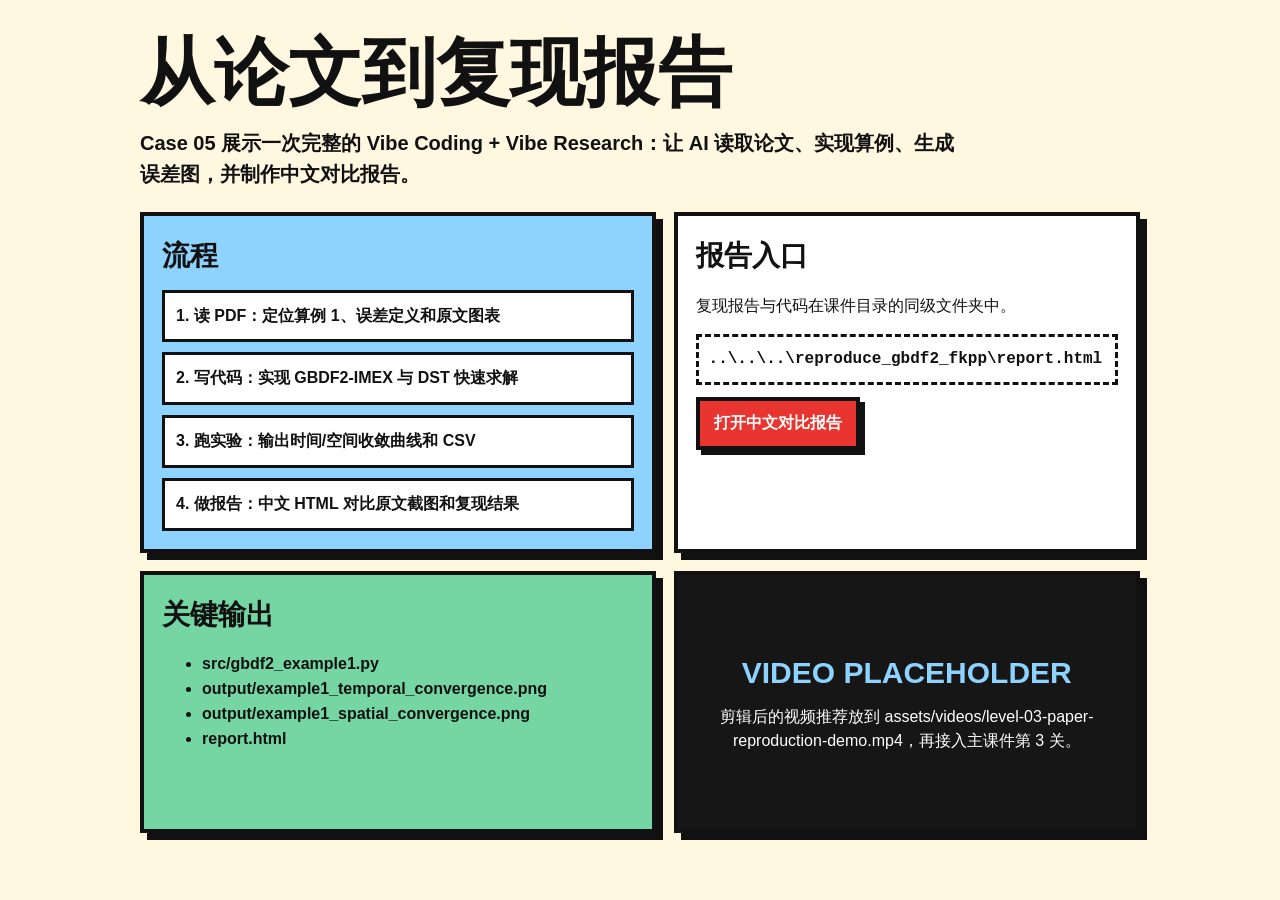
<file: case_pack/05_report_tool/index.html>
<!doctype html>
<html lang="zh-CN">
<head>
  <meta charset="utf-8">
  <meta name="viewport" content="width=device-width, initial-scale=1">
  <title>Case 05 - 从论文到复现报告</title>
  <style>
    :root{--ink:#111;--paper:#fff7df;--red:#e8352f;--blue:#8ed3ff;--green:#75d6a3;--yellow:#ffd447}
    *{box-sizing:border-box}
    body{margin:0;background:var(--paper);font-family:Arial,"Microsoft YaHei",sans-serif;color:var(--ink);line-height:1.55}
    main{max-width:1040px;margin:0 auto;padding:38px 20px}
    h1{font-size:clamp(40px,7vw,74px);line-height:.95;margin:0 0 18px;font-weight:1000}
    .subtitle{font-size:20px;font-weight:900;max-width:820px}
    .grid{display:grid;grid-template-columns:1.05fr .95fr;gap:18px;margin-top:22px}
    .card{border:4px solid var(--ink);background:white;box-shadow:7px 7px 0 var(--ink);padding:18px}
    .card.blue{background:var(--blue)}.card.green{background:var(--green)}.card.yellow{background:var(--yellow)}
    h2{margin:0 0 10px;font-size:28px}.steps{display:grid;gap:10px;margin-top:12px}
    .step{border:3px solid var(--ink);background:white;padding:11px;font-weight:900}
    .path{display:block;border:3px dashed var(--ink);background:#fff;padding:10px;margin-top:10px;font-family:Consolas,"Courier New",monospace;font-weight:900;word-break:break-all}
    .btn{display:inline-flex;margin-top:12px;border:4px solid var(--ink);background:var(--red);color:white;text-decoration:none;box-shadow:5px 5px 0 var(--ink);padding:10px 14px;font-weight:1000}
    ul{font-weight:900}
    .video{aspect-ratio:16/9;background:#161616;color:white;display:grid;place-items:center;text-align:center;border:4px solid var(--ink);box-shadow:7px 7px 0 var(--ink);padding:20px}
    .video b{display:block;color:var(--blue);font-size:30px;margin-bottom:8px}
    @media(max-width:820px){.grid{grid-template-columns:1fr}}
  </style>
</head>
<body>
<main>
  <h1>从论文到复现报告</h1>
  <p class="subtitle">Case 05 展示一次完整的 Vibe Coding + Vibe Research：让 AI 读取论文、实现算例、生成误差图，并制作中文对比报告。</p>

  <div class="grid">
    <section class="card blue">
      <h2>流程</h2>
      <div class="steps">
        <div class="step">1. 读 PDF：定位算例 1、误差定义和原文图表</div>
        <div class="step">2. 写代码：实现 GBDF2-IMEX 与 DST 快速求解</div>
        <div class="step">3. 跑实验：输出时间/空间收敛曲线和 CSV</div>
        <div class="step">4. 做报告：中文 HTML 对比原文截图和复现结果</div>
      </div>
    </section>

    <section class="card">
      <h2>报告入口</h2>
      <p>复现报告与代码在课件目录的同级文件夹中。</p>
      <span class="path">..\..\..\reproduce_gbdf2_fkpp\report.html</span>
      <a class="btn" href="../../../reproduce_gbdf2_fkpp/report.html">打开中文对比报告</a>
    </section>

    <section class="card green">
      <h2>关键输出</h2>
      <ul>
        <li>src/gbdf2_example1.py</li>
        <li>output/example1_temporal_convergence.png</li>
        <li>output/example1_spatial_convergence.png</li>
        <li>report.html</li>
      </ul>
    </section>

    <section class="video">
      <div><b>VIDEO PLACEHOLDER</b><span>剪辑后的视频推荐放到 assets/videos/level-03-paper-reproduction-demo.mp4，再接入主课件第 3 关。</span></div>
    </section>
  </div>
</main>
</body>
</html>
</file>
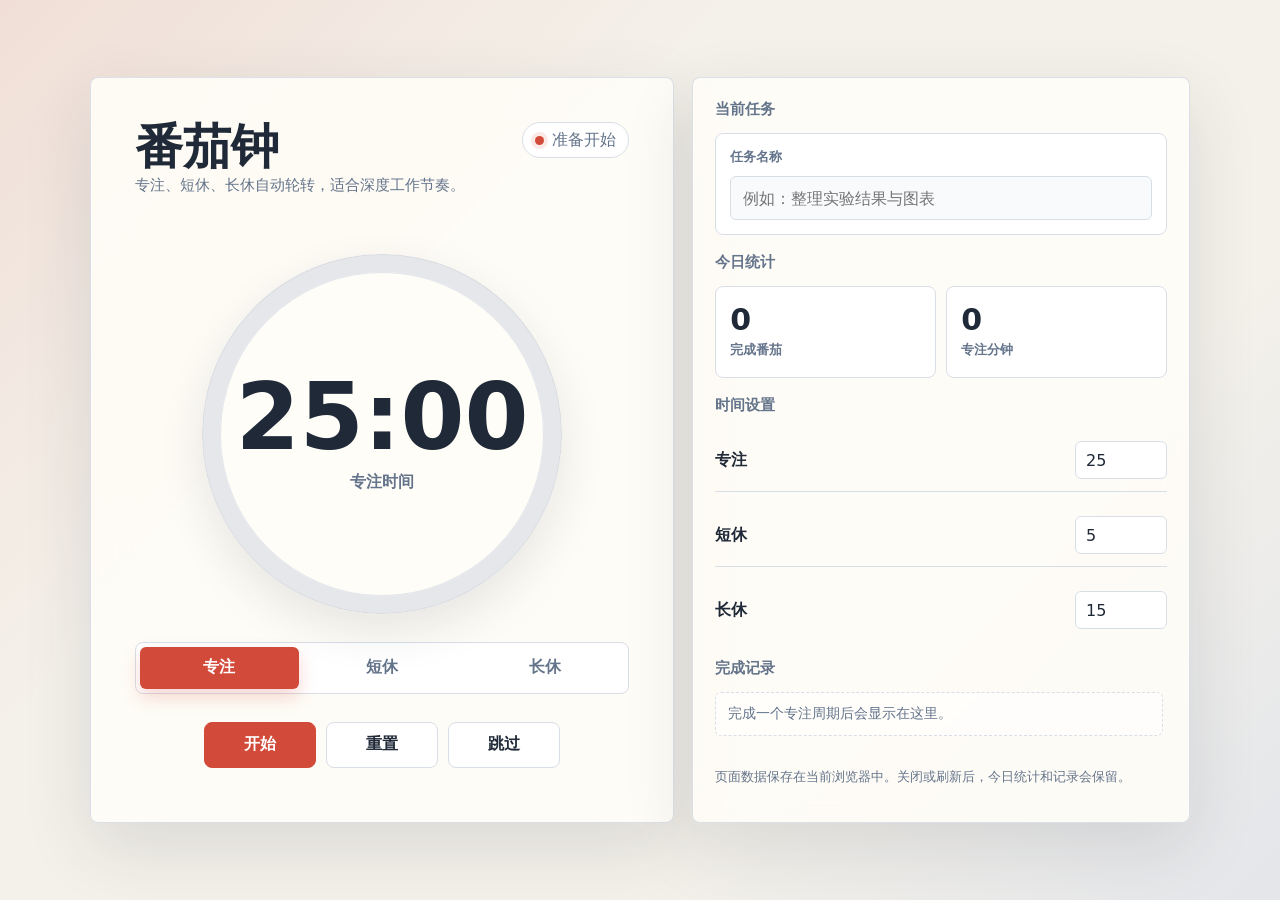
<file: assets/demo/demo_00/index.html>
<!doctype html>
<html lang="zh-CN">
<head>
  <meta charset="utf-8">
  <meta name="viewport" content="width=device-width, initial-scale=1">
  <title>番茄钟</title>
  <style>
    :root {
      --bg: #f4f1ea;
      --panel: #fffdf8;
      --panel-strong: #f8fafc;
      --text: #1f2937;
      --muted: #64748b;
      --line: #d8dee6;
      --accent: #d24b3a;
      --accent-dark: #b7352a;
      --green: #2f855a;
      --blue: #2563eb;
      --shadow: 0 24px 70px rgba(31, 41, 55, .12);
      --radius: 8px;
    }

    * {
      box-sizing: border-box;
    }

    html,
    body {
      height: 100%;
    }

    body {
      margin: 0;
      color: var(--text);
      font-family: Inter, ui-sans-serif, system-ui, -apple-system, BlinkMacSystemFont, "Segoe UI", "Microsoft YaHei", sans-serif;
      background:
        linear-gradient(135deg, rgba(210, 75, 58, .11), transparent 34%),
        linear-gradient(315deg, rgba(37, 99, 235, .08), transparent 30%),
        var(--bg);
      min-height: 100%;
    }

    button,
    input {
      font: inherit;
    }

    .app {
      min-height: 100%;
      display: grid;
      place-items: center;
      padding: 28px;
    }

    .workspace {
      width: min(1100px, 100%);
      display: grid;
      grid-template-columns: minmax(320px, 1.08fr) minmax(300px, .92fr);
      gap: 18px;
      align-items: stretch;
    }

    .timer-panel,
    .side-panel {
      background: rgba(255, 253, 248, .88);
      border: 1px solid rgba(216, 222, 230, .92);
      border-radius: var(--radius);
      box-shadow: var(--shadow);
      backdrop-filter: blur(16px);
    }

    .timer-panel {
      padding: clamp(22px, 4vw, 44px);
      display: grid;
      gap: 28px;
      min-height: 660px;
    }

    .topbar {
      display: flex;
      justify-content: space-between;
      gap: 16px;
      align-items: flex-start;
    }

    .brand {
      display: grid;
      gap: 6px;
    }

    .brand h1 {
      margin: 0;
      font-size: clamp(28px, 5vw, 48px);
      line-height: 1;
      letter-spacing: 0;
    }

    .brand p {
      margin: 0;
      color: var(--muted);
      font-size: 15px;
    }

    .status-pill {
      display: inline-flex;
      align-items: center;
      gap: 8px;
      min-height: 36px;
      padding: 0 12px;
      border: 1px solid var(--line);
      border-radius: 999px;
      background: #ffffff;
      color: var(--muted);
      white-space: nowrap;
    }

    .status-dot {
      width: 9px;
      height: 9px;
      border-radius: 99px;
      background: var(--accent);
      box-shadow: 0 0 0 4px rgba(210, 75, 58, .12);
    }

    .timer-stage {
      display: grid;
      justify-items: center;
      align-content: center;
      gap: 28px;
      min-height: 360px;
    }

    .ring {
      --progress: 0deg;
      width: min(360px, 72vw);
      aspect-ratio: 1;
      border-radius: 50%;
      display: grid;
      place-items: center;
      background:
        conic-gradient(var(--accent) var(--progress), #e5e7eb 0),
        radial-gradient(circle at center, var(--panel) 0 64%, transparent 65%);
      position: relative;
      box-shadow: inset 0 0 0 1px rgba(31, 41, 55, .06), 0 18px 45px rgba(31, 41, 55, .10);
    }

    .ring::before {
      content: "";
      position: absolute;
      inset: 18px;
      border-radius: 50%;
      background: var(--panel);
      box-shadow: inset 0 0 0 1px rgba(216, 222, 230, .75);
    }

    .time-readout {
      position: relative;
      z-index: 1;
      display: grid;
      justify-items: center;
      gap: 10px;
    }

    .time {
      font-variant-numeric: tabular-nums;
      font-size: clamp(58px, 12vw, 92px);
      font-weight: 760;
      line-height: .95;
      letter-spacing: 0;
    }

    .phase {
      color: var(--muted);
      font-size: 16px;
      font-weight: 650;
    }

    .mode-tabs {
      display: grid;
      grid-template-columns: repeat(3, 1fr);
      width: min(520px, 100%);
      padding: 4px;
      border: 1px solid var(--line);
      background: #ffffff;
      border-radius: var(--radius);
      gap: 4px;
    }

    .mode-tabs button {
      border: 0;
      border-radius: 6px;
      background: transparent;
      color: var(--muted);
      min-height: 42px;
      cursor: pointer;
      font-weight: 700;
    }

    .mode-tabs button[aria-pressed="true"] {
      color: #ffffff;
      background: var(--accent);
      box-shadow: 0 8px 18px rgba(210, 75, 58, .22);
    }

    .controls {
      display: flex;
      flex-wrap: wrap;
      justify-content: center;
      gap: 10px;
    }

    .btn {
      min-width: 112px;
      min-height: 46px;
      border-radius: var(--radius);
      border: 1px solid var(--line);
      background: #ffffff;
      color: var(--text);
      cursor: pointer;
      font-weight: 760;
      transition: transform .16s ease, box-shadow .16s ease, border-color .16s ease;
    }

    .btn:hover {
      transform: translateY(-1px);
      box-shadow: 0 10px 24px rgba(31, 41, 55, .10);
    }

    .btn.primary {
      border-color: var(--accent);
      background: var(--accent);
      color: #ffffff;
    }

    .btn.primary:hover {
      background: var(--accent-dark);
    }

    .side-panel {
      display: grid;
      grid-template-rows: auto 1fr auto;
      gap: 18px;
      padding: 22px;
      min-height: 660px;
    }

    .panel-section {
      display: grid;
      gap: 14px;
    }

    .section-title {
      margin: 0;
      font-size: 15px;
      text-transform: uppercase;
      letter-spacing: 0;
      color: var(--muted);
    }

    .task-card {
      display: grid;
      gap: 10px;
      padding: 14px;
      border: 1px solid var(--line);
      border-radius: var(--radius);
      background: #ffffff;
    }

    .task-card label {
      color: var(--muted);
      font-size: 13px;
      font-weight: 700;
    }

    .task-input {
      width: 100%;
      border: 1px solid var(--line);
      border-radius: 6px;
      min-height: 44px;
      padding: 0 12px;
      color: var(--text);
      background: var(--panel-strong);
      outline: none;
    }

    .task-input:focus {
      border-color: var(--blue);
      box-shadow: 0 0 0 3px rgba(37, 99, 235, .12);
    }

    .stats {
      display: grid;
      grid-template-columns: repeat(2, 1fr);
      gap: 10px;
    }

    .stat {
      min-height: 92px;
      display: grid;
      align-content: center;
      gap: 6px;
      padding: 14px;
      background: #ffffff;
      border: 1px solid var(--line);
      border-radius: var(--radius);
    }

    .stat strong {
      font-size: 30px;
      line-height: 1;
      font-variant-numeric: tabular-nums;
    }

    .stat span {
      color: var(--muted);
      font-size: 13px;
      font-weight: 700;
    }

    .settings {
      display: grid;
      gap: 12px;
    }

    .setting-row {
      display: grid;
      grid-template-columns: 1fr 92px;
      align-items: center;
      gap: 12px;
      padding: 12px 0;
      border-bottom: 1px solid var(--line);
    }

    .setting-row:last-child {
      border-bottom: 0;
    }

    .setting-row span {
      color: var(--text);
      font-weight: 700;
    }

    .number-input {
      width: 100%;
      min-height: 38px;
      border: 1px solid var(--line);
      border-radius: 6px;
      background: #ffffff;
      color: var(--text);
      padding: 0 10px;
      font-variant-numeric: tabular-nums;
    }

    .history {
      display: grid;
      gap: 10px;
      align-content: start;
      max-height: 190px;
      overflow: auto;
      padding-right: 4px;
    }

    .history-item {
      display: flex;
      justify-content: space-between;
      align-items: center;
      gap: 12px;
      min-height: 42px;
      padding: 9px 11px;
      background: #ffffff;
      border: 1px solid var(--line);
      border-radius: 6px;
      color: var(--muted);
      font-size: 13px;
    }

    .history-item strong {
      color: var(--text);
      overflow: hidden;
      text-overflow: ellipsis;
      white-space: nowrap;
    }

    .empty {
      color: var(--muted);
      font-size: 14px;
      padding: 12px;
      border: 1px dashed var(--line);
      border-radius: 6px;
      background: rgba(255, 255, 255, .56);
    }

    .footer-note {
      color: var(--muted);
      font-size: 13px;
      line-height: 1.5;
    }

    @media (max-width: 850px) {
      .app {
        padding: 16px;
        place-items: start center;
      }

      .workspace {
        grid-template-columns: 1fr;
      }

      .timer-panel,
      .side-panel {
        min-height: auto;
      }

      .topbar {
        display: grid;
      }

      .status-pill {
        justify-self: start;
      }
    }

    @media (max-width: 480px) {
      .timer-panel,
      .side-panel {
        padding: 16px;
      }

      .mode-tabs {
        grid-template-columns: 1fr;
      }

      .btn {
        width: 100%;
      }

      .stats {
        grid-template-columns: 1fr;
      }
    }
  </style>
</head>
<body>
  <main class="app">
    <section class="workspace" aria-label="番茄钟工作台">
      <div class="timer-panel">
        <header class="topbar">
          <div class="brand">
            <h1>番茄钟</h1>
            <p>专注、短休、长休自动轮转，适合深度工作节奏。</p>
          </div>
          <div class="status-pill" aria-live="polite">
            <span class="status-dot" aria-hidden="true"></span>
            <span id="statusText">准备开始</span>
          </div>
        </header>

        <section class="timer-stage" aria-label="计时器">
          <div class="ring" id="ring">
            <div class="time-readout">
              <div class="time" id="timeText">25:00</div>
              <div class="phase" id="phaseText">专注时间</div>
            </div>
          </div>

          <div class="mode-tabs" role="group" aria-label="计时模式">
            <button type="button" data-mode="focus" aria-pressed="true">专注</button>
            <button type="button" data-mode="short" aria-pressed="false">短休</button>
            <button type="button" data-mode="long" aria-pressed="false">长休</button>
          </div>

          <div class="controls">
            <button type="button" class="btn primary" id="startPause">开始</button>
            <button type="button" class="btn" id="reset">重置</button>
            <button type="button" class="btn" id="skip">跳过</button>
          </div>
        </section>
      </div>

      <aside class="side-panel" aria-label="番茄钟设置和记录">
        <section class="panel-section">
          <h2 class="section-title">当前任务</h2>
          <div class="task-card">
            <label for="taskInput">任务名称</label>
            <input class="task-input" id="taskInput" maxlength="60" placeholder="例如：整理实验结果与图表">
          </div>
        </section>

        <section class="panel-section">
          <h2 class="section-title">今日统计</h2>
          <div class="stats">
            <div class="stat">
              <strong id="doneCount">0</strong>
              <span>完成番茄</span>
            </div>
            <div class="stat">
              <strong id="focusMinutes">0</strong>
              <span>专注分钟</span>
            </div>
          </div>
        </section>

        <section class="panel-section">
          <h2 class="section-title">时间设置</h2>
          <div class="settings">
            <label class="setting-row">
              <span>专注</span>
              <input class="number-input" id="focusInput" type="number" min="1" max="120" value="25">
            </label>
            <label class="setting-row">
              <span>短休</span>
              <input class="number-input" id="shortInput" type="number" min="1" max="60" value="5">
            </label>
            <label class="setting-row">
              <span>长休</span>
              <input class="number-input" id="longInput" type="number" min="1" max="90" value="15">
            </label>
          </div>
        </section>

        <section class="panel-section">
          <h2 class="section-title">完成记录</h2>
          <div class="history" id="history">
            <div class="empty">完成一个专注周期后会显示在这里。</div>
          </div>
        </section>

        <p class="footer-note">页面数据保存在当前浏览器中。关闭或刷新后，今日统计和记录会保留。</p>
      </aside>
    </section>
  </main>

  <script>
    const modeMeta = {
      focus: { label: "专注时间", status: "正在专注", color: "#d24b3a" },
      short: { label: "短休时间", status: "短休中", color: "#2f855a" },
      long: { label: "长休时间", status: "长休中", color: "#2563eb" }
    };

    const state = {
      mode: "focus",
      running: false,
      remaining: 25 * 60,
      total: 25 * 60,
      timerId: null,
      completed: 0,
      focusMinutes: 0,
      history: []
    };

    const el = {
      ring: document.getElementById("ring"),
      timeText: document.getElementById("timeText"),
      phaseText: document.getElementById("phaseText"),
      statusText: document.getElementById("statusText"),
      startPause: document.getElementById("startPause"),
      reset: document.getElementById("reset"),
      skip: document.getElementById("skip"),
      modeButtons: document.querySelectorAll("[data-mode]"),
      taskInput: document.getElementById("taskInput"),
      focusInput: document.getElementById("focusInput"),
      shortInput: document.getElementById("shortInput"),
      longInput: document.getElementById("longInput"),
      doneCount: document.getElementById("doneCount"),
      focusMinutes: document.getElementById("focusMinutes"),
      history: document.getElementById("history")
    };

    const storageKey = "professional-pomodoro-state";

    function readDurations() {
      return {
        focus: clampMinutes(el.focusInput.value, 25) * 60,
        short: clampMinutes(el.shortInput.value, 5) * 60,
        long: clampMinutes(el.longInput.value, 15) * 60
      };
    }

    function clampMinutes(value, fallback) {
      const number = Number.parseInt(value, 10);
      if (!Number.isFinite(number)) return fallback;
      return Math.min(Math.max(number, 1), 120);
    }

    function formatTime(seconds) {
      const minutes = Math.floor(seconds / 60).toString().padStart(2, "0");
      const rest = Math.floor(seconds % 60).toString().padStart(2, "0");
      return `${minutes}:${rest}`;
    }

    function save() {
      const payload = {
        completed: state.completed,
        focusMinutes: state.focusMinutes,
        history: state.history,
        task: el.taskInput.value,
        durations: {
          focus: el.focusInput.value,
          short: el.shortInput.value,
          long: el.longInput.value
        }
      };
      localStorage.setItem(storageKey, JSON.stringify(payload));
    }

    function load() {
      try {
        const saved = JSON.parse(localStorage.getItem(storageKey) || "{}");
        state.completed = saved.completed || 0;
        state.focusMinutes = saved.focusMinutes || 0;
        state.history = Array.isArray(saved.history) ? saved.history : [];
        el.taskInput.value = saved.task || "";
        if (saved.durations) {
          el.focusInput.value = saved.durations.focus || 25;
          el.shortInput.value = saved.durations.short || 5;
          el.longInput.value = saved.durations.long || 15;
        }
      } catch {
        localStorage.removeItem(storageKey);
      }
    }

    function setMode(mode, resetRemaining = true) {
      const durations = readDurations();
      state.mode = mode;
      state.total = durations[mode];
      if (resetRemaining) state.remaining = state.total;
      document.documentElement.style.setProperty("--accent", modeMeta[mode].color);
      el.modeButtons.forEach((button) => {
        button.setAttribute("aria-pressed", String(button.dataset.mode === mode));
      });
      render();
    }

    function render() {
      const progress = state.total ? ((state.total - state.remaining) / state.total) * 360 : 0;
      el.ring.style.setProperty("--progress", `${progress}deg`);
      el.timeText.textContent = formatTime(state.remaining);
      el.phaseText.textContent = modeMeta[state.mode].label;
      el.statusText.textContent = state.running ? modeMeta[state.mode].status : "准备开始";
      el.startPause.textContent = state.running ? "暂停" : "开始";
      el.doneCount.textContent = state.completed;
      el.focusMinutes.textContent = state.focusMinutes;
      renderHistory();
      document.title = `${formatTime(state.remaining)} - 番茄钟`;
    }

    function renderHistory() {
      if (!state.history.length) {
        el.history.innerHTML = '<div class="empty">完成一个专注周期后会显示在这里。</div>';
        return;
      }
      el.history.innerHTML = state.history.slice(0, 8).map((item) => `
        <div class="history-item">
          <strong title="${escapeHtml(item.task)}">${escapeHtml(item.task)}</strong>
          <span>${escapeHtml(item.time)}</span>
        </div>
      `).join("");
    }

    function escapeHtml(value) {
      return String(value).replace(/[&<>"']/g, (char) => ({
        "&": "&amp;",
        "<": "&lt;",
        ">": "&gt;",
        '"': "&quot;",
        "'": "&#039;"
      })[char]);
    }

    function tick() {
      if (state.remaining <= 1) {
        finishCycle();
        return;
      }
      state.remaining -= 1;
      render();
    }

    function start() {
      if (state.running) return;
      state.running = true;
      state.timerId = window.setInterval(tick, 1000);
      render();
    }

    function pause() {
      state.running = false;
      window.clearInterval(state.timerId);
      state.timerId = null;
      render();
    }

    function finishCycle() {
      pause();
      if (state.mode === "focus") {
        state.completed += 1;
        state.focusMinutes += Math.round(state.total / 60);
        state.history.unshift({
          task: el.taskInput.value.trim() || "未命名任务",
          time: new Date().toLocaleTimeString("zh-CN", { hour: "2-digit", minute: "2-digit" })
        });
        const nextMode = state.completed % 4 === 0 ? "long" : "short";
        setMode(nextMode);
      } else {
        setMode("focus");
      }
      save();
      chime();
    }

    function chime() {
      try {
        const context = new AudioContext();
        const oscillator = context.createOscillator();
        const gain = context.createGain();
        oscillator.type = "sine";
        oscillator.frequency.value = 880;
        gain.gain.setValueAtTime(.001, context.currentTime);
        gain.gain.exponentialRampToValueAtTime(.18, context.currentTime + .02);
        gain.gain.exponentialRampToValueAtTime(.001, context.currentTime + .35);
        oscillator.connect(gain);
        gain.connect(context.destination);
        oscillator.start();
        oscillator.stop(context.currentTime + .38);
      } catch {
        // Browsers may block audio before the first user gesture.
      }
    }

    el.startPause.addEventListener("click", () => {
      state.running ? pause() : start();
    });

    el.reset.addEventListener("click", () => {
      pause();
      setMode(state.mode);
    });

    el.skip.addEventListener("click", finishCycle);

    el.modeButtons.forEach((button) => {
      button.addEventListener("click", () => {
        pause();
        setMode(button.dataset.mode);
      });
    });

    [el.focusInput, el.shortInput, el.longInput].forEach((input) => {
      input.addEventListener("change", () => {
        input.value = clampMinutes(input.value, Number(input.defaultValue));
        if (!state.running) setMode(state.mode);
        save();
      });
    });

    el.taskInput.addEventListener("input", save);

    load();
    setMode("focus");
    render();
  </script>
</body>
</html>
</file>
